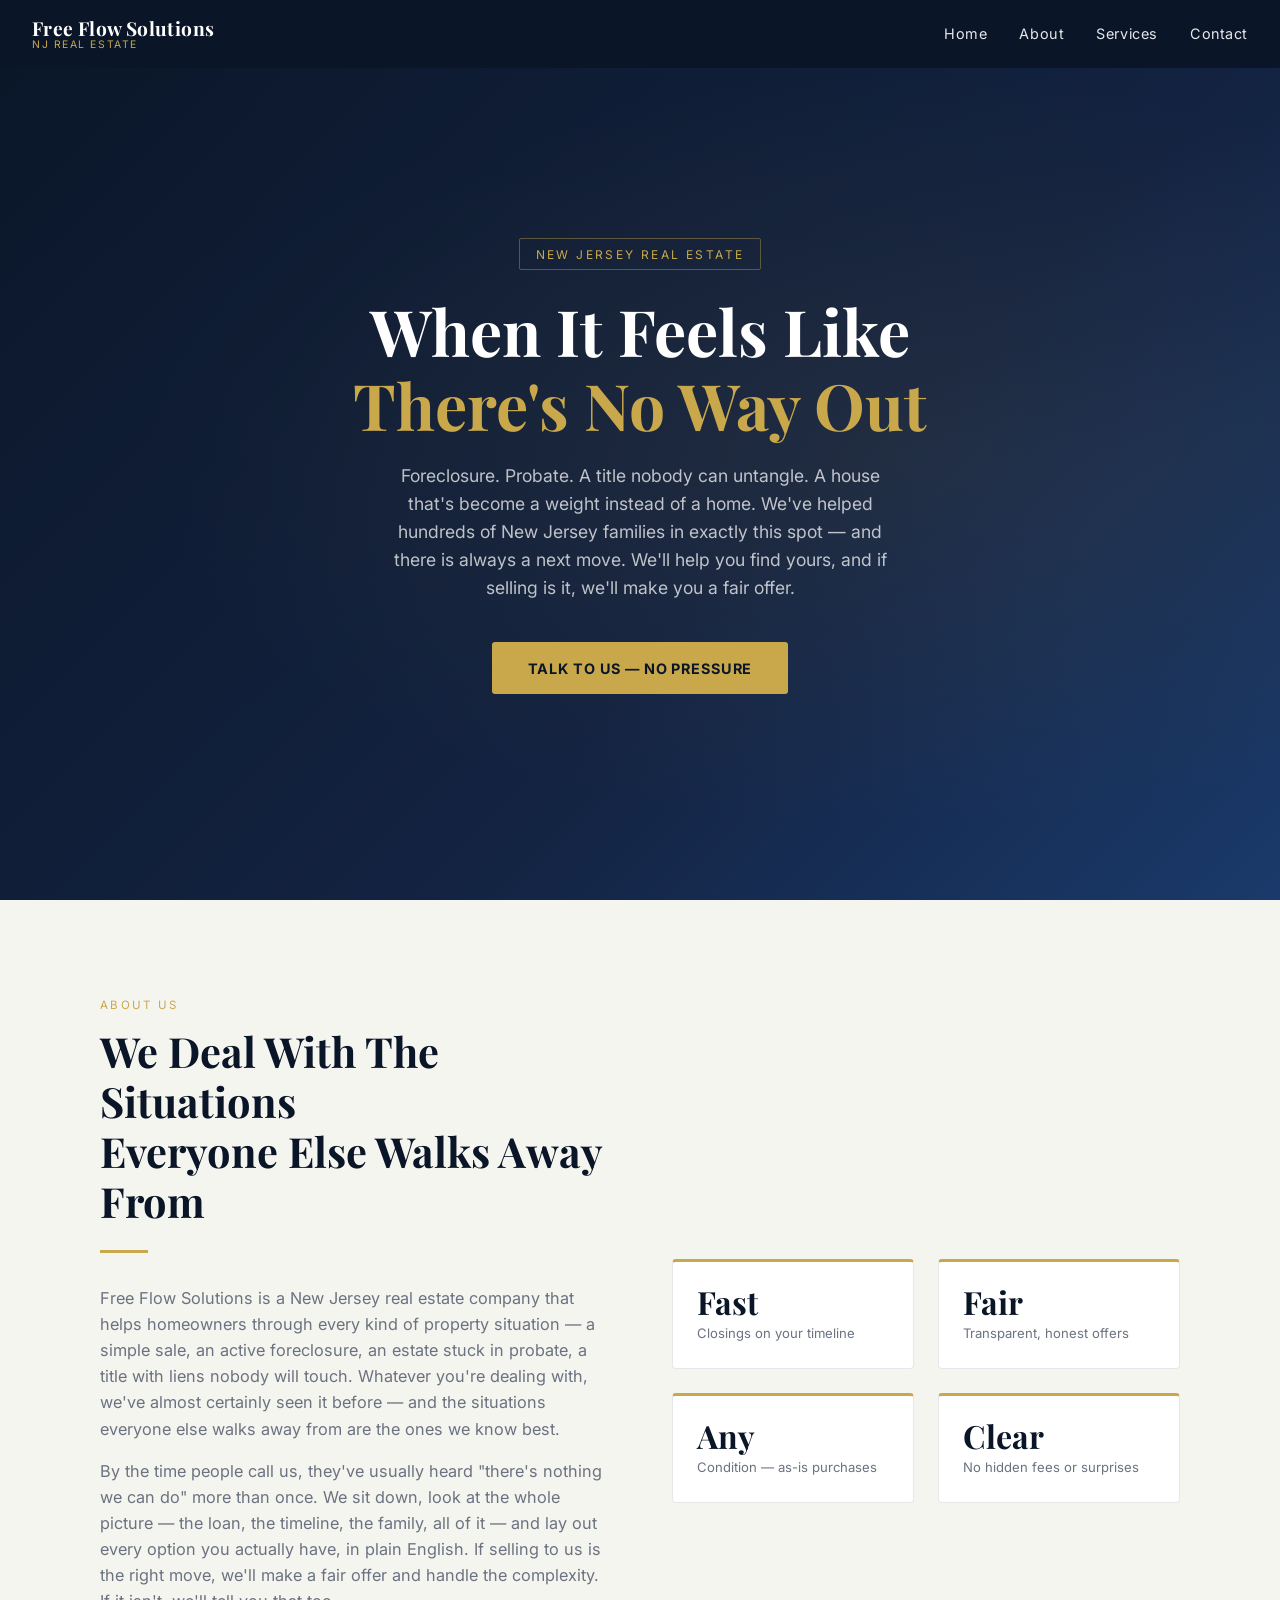
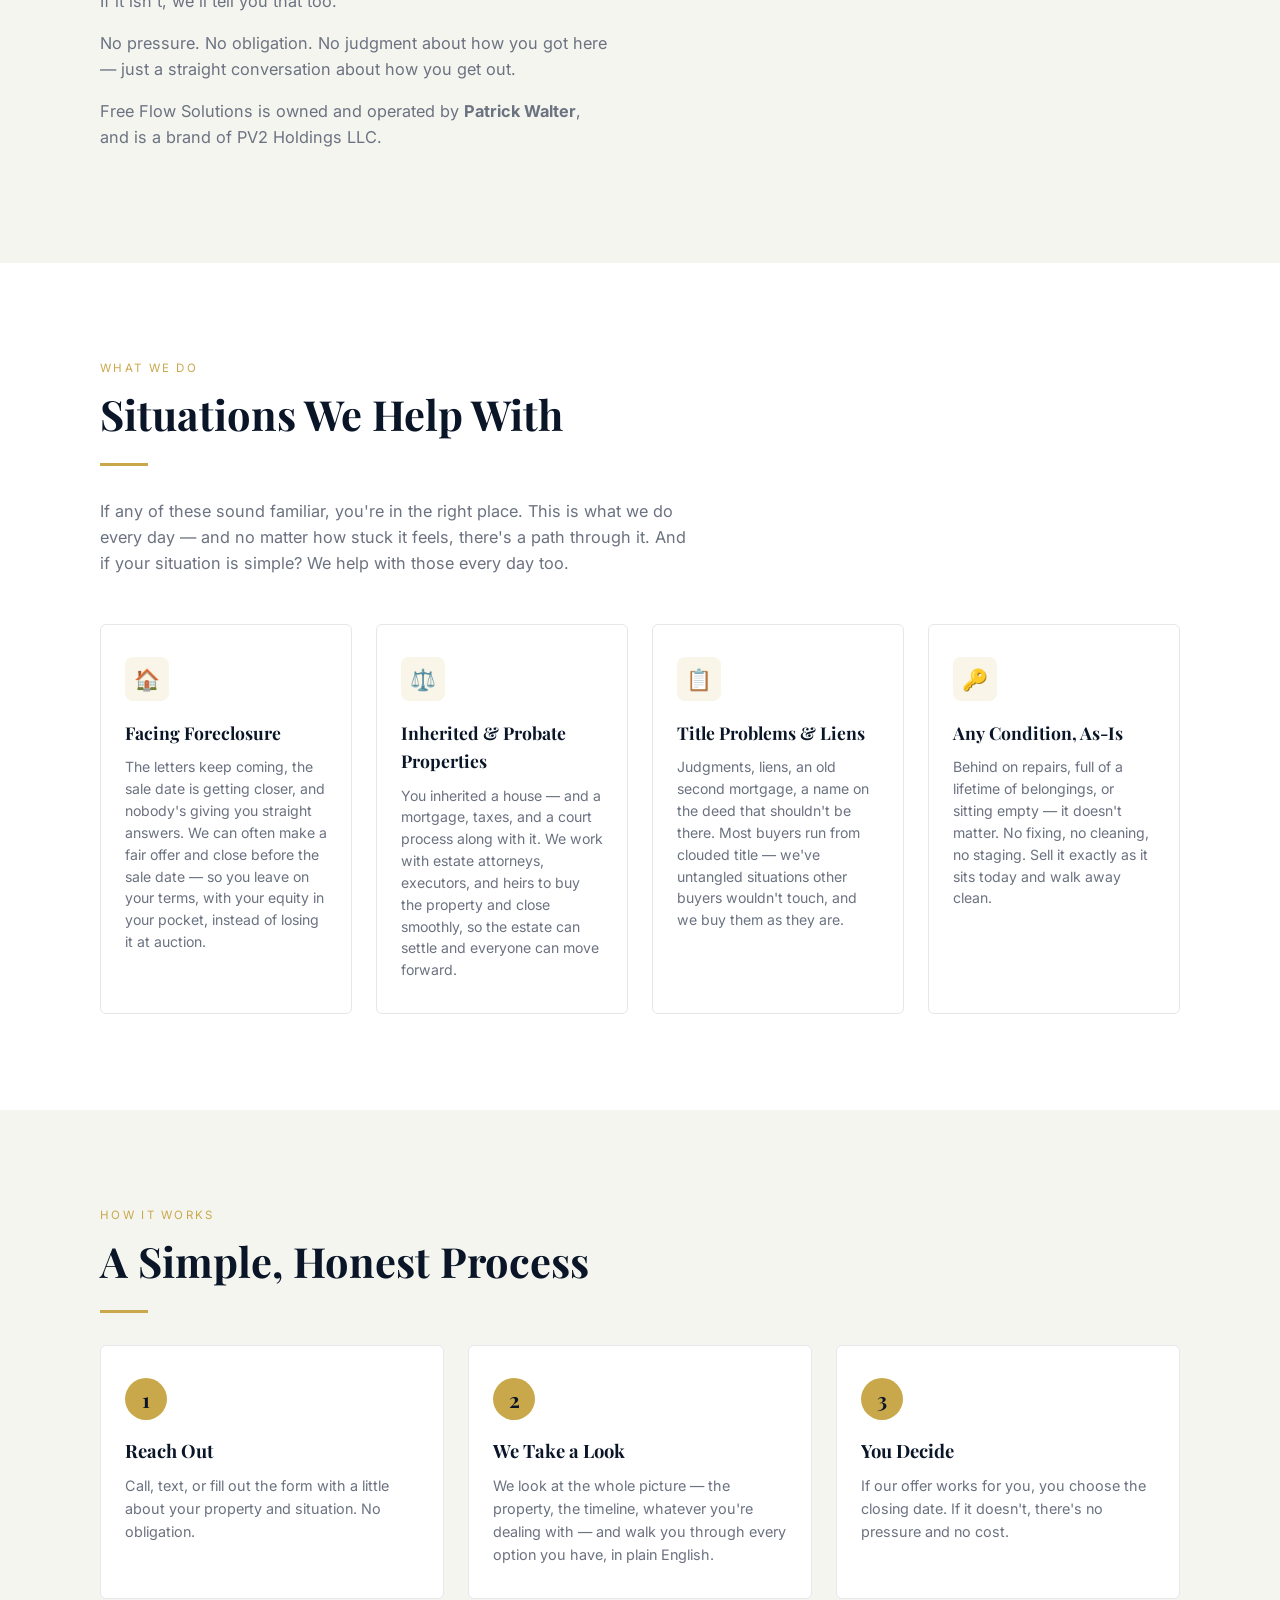
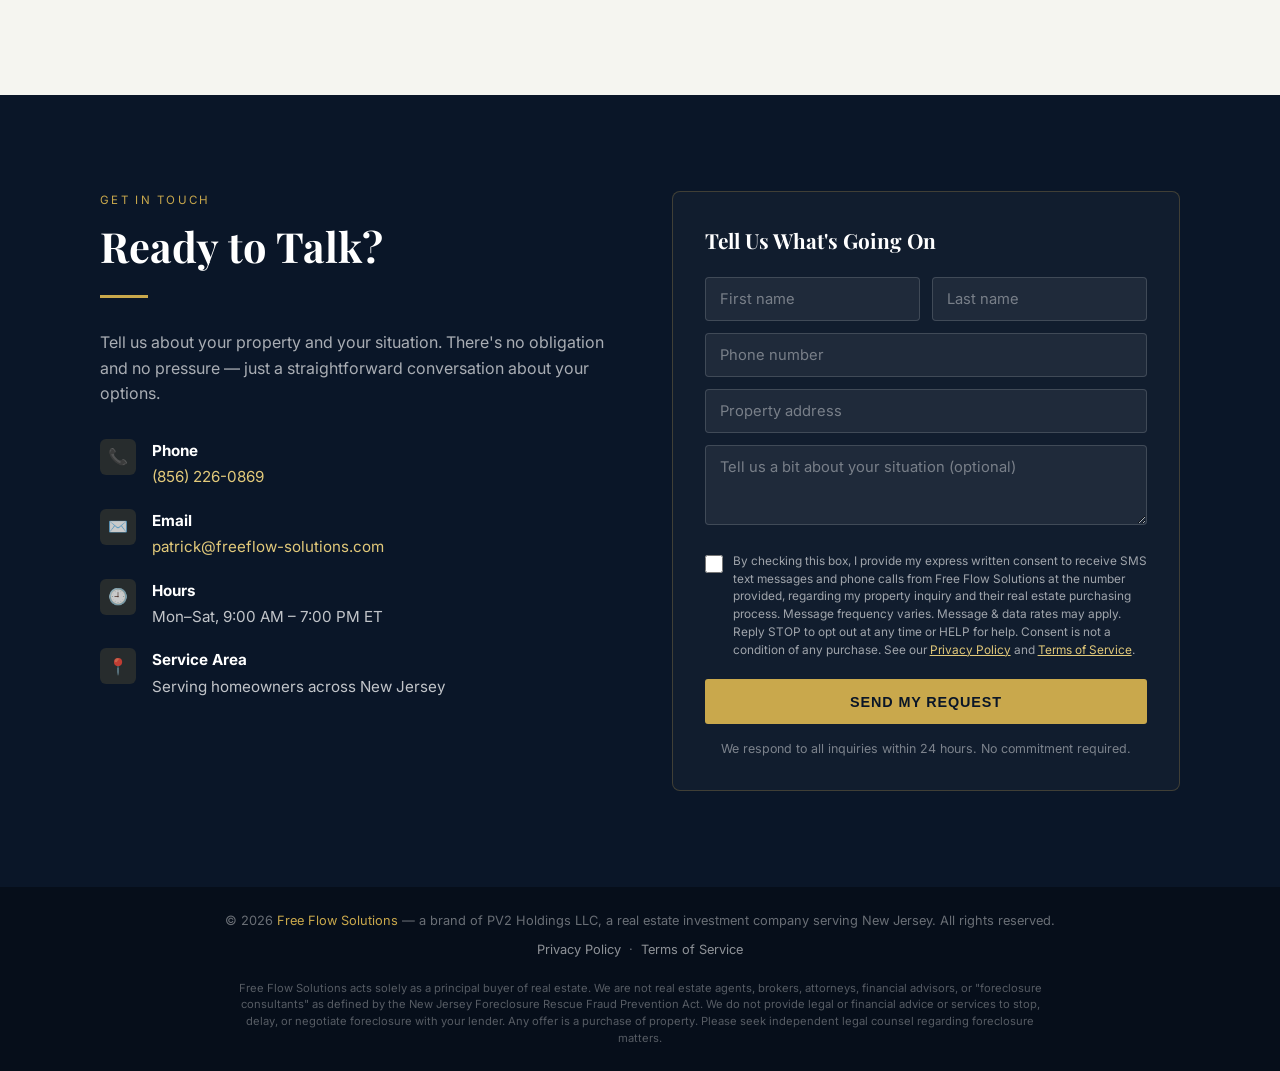
<file: index.html>
<!DOCTYPE html>
<html lang="en">
<head>
  <meta charset="UTF-8" />
  <meta name="viewport" content="width=device-width, initial-scale=1.0" />
  <meta name="description" content="Free Flow Solutions is a New Jersey real estate investment company. We buy houses in any condition — including foreclosure, probate, and title-challenged properties. Fair offers, no obligation." />
  <title>Free Flow Solutions | New Jersey Real Estate Investment Company</title>
  <link rel="preconnect" href="https://fonts.googleapis.com" />
  <link rel="preconnect" href="https://fonts.gstatic.com" crossorigin />
  <link href="https://fonts.googleapis.com/css2?family=Inter:wght@400;500;600;700&family=Playfair+Display:wght@600;700&display=swap" rel="stylesheet" />
  <link rel="stylesheet" href="styles.css" />
</head>
<body>

  <!-- NAV -->
  <nav>
    <div class="nav-brand">
      <span class="brand-main">Free Flow Solutions</span>
      <span class="brand-sub">NJ Real Estate</span>
    </div>
    <ul class="nav-links" id="navLinks">
      <li><a href="#home">Home</a></li>
      <li><a href="#about">About</a></li>
      <li><a href="#services">Services</a></li>
      <li><a href="#contact">Contact</a></li>
    </ul>
    <button class="hamburger" id="hamburger" aria-label="Toggle menu">
      <span></span><span></span><span></span>
    </button>
  </nav>

  <!-- HOME -->
  <section id="home">
    <div class="hero-content">
      <span class="hero-eyebrow">New Jersey Real Estate</span>
      <h1>When It Feels Like<br /><span>There's No Way Out</span></h1>
      <p>Foreclosure. Probate. A title nobody can untangle. A house that's become a weight instead of a home. We've helped hundreds of New Jersey families in exactly this spot — and there is always a next move. We'll help you find yours, and if selling is it, we'll make you a fair offer.</p>
      <a href="#contact" class="btn-primary">Talk To Us — No Pressure</a>
    </div>
  </section>

  <!-- ABOUT -->
  <section id="about">
    <div class="section-inner">
      <div class="about-grid">
        <div class="about-text">
          <span class="section-label">About Us</span>
          <h2 class="section-title">We Deal With The Situations<br />Everyone Else Walks Away From</h2>
          <div class="divider"></div>
          <p>Free Flow Solutions is a New Jersey real estate company that helps homeowners through every kind of property situation — a simple sale, an active foreclosure, an estate stuck in probate, a title with liens nobody will touch. Whatever you're dealing with, we've almost certainly seen it before — and the situations everyone else walks away from are the ones we know best.</p>
          <p>By the time people call us, they've usually heard "there's nothing we can do" more than once. We sit down, look at the whole picture — the loan, the timeline, the family, all of it — and lay out every option you actually have, in plain English. If selling to us is the right move, we'll make a fair offer and handle the complexity. If it isn't, we'll tell you that too.</p>
          <p>No pressure. No obligation. No judgment about how you got here — just a straight conversation about how you get out.</p>
          <p>Free Flow Solutions is owned and operated by <strong>Patrick Walter</strong>, and is a brand of PV2 Holdings LLC.</p>
        </div>
        <div class="about-stats">
          <div class="stat-card">
            <div class="stat-num">Fast</div>
            <div class="stat-label">Closings on your timeline</div>
          </div>
          <div class="stat-card">
            <div class="stat-num">Fair</div>
            <div class="stat-label">Transparent, honest offers</div>
          </div>
          <div class="stat-card">
            <div class="stat-num">Any</div>
            <div class="stat-label">Condition — as-is purchases</div>
          </div>
          <div class="stat-card">
            <div class="stat-num">Clear</div>
            <div class="stat-label">No hidden fees or surprises</div>
          </div>
        </div>
      </div>
    </div>
  </section>

  <!-- SERVICES -->
  <section id="services">
    <div class="section-inner">
      <span class="section-label">What We Do</span>
      <h2 class="section-title">Situations We Help With</h2>
      <div class="divider"></div>
      <p class="services-intro">If any of these sound familiar, you're in the right place. This is what we do every day — and no matter how stuck it feels, there's a path through it. And if your situation is simple? We help with those every day too.</p>
      <div class="services-grid">
        <div class="service-card">
          <div class="service-icon">🏠</div>
          <h3>Facing Foreclosure</h3>
          <p>The letters keep coming, the sale date is getting closer, and nobody's giving you straight answers. We can often make a fair offer and close before the sale date — so you leave on your terms, with your equity in your pocket, instead of losing it at auction.</p>
        </div>
        <div class="service-card">
          <div class="service-icon">⚖️</div>
          <h3>Inherited &amp; Probate Properties</h3>
          <p>You inherited a house — and a mortgage, taxes, and a court process along with it. We work with estate attorneys, executors, and heirs to buy the property and close smoothly, so the estate can settle and everyone can move forward.</p>
        </div>
        <div class="service-card">
          <div class="service-icon">📋</div>
          <h3>Title Problems &amp; Liens</h3>
          <p>Judgments, liens, an old second mortgage, a name on the deed that shouldn't be there. Most buyers run from clouded title — we've untangled situations other buyers wouldn't touch, and we buy them as they are.</p>
        </div>
        <div class="service-card">
          <div class="service-icon">🔑</div>
          <h3>Any Condition, As-Is</h3>
          <p>Behind on repairs, full of a lifetime of belongings, or sitting empty — it doesn't matter. No fixing, no cleaning, no staging. Sell it exactly as it sits today and walk away clean.</p>
        </div>
      </div>
    </div>
  </section>

  <!-- HOW IT WORKS -->
  <section id="how">
    <div class="section-inner">
      <span class="section-label">How It Works</span>
      <h2 class="section-title">A Simple, Honest Process</h2>
      <div class="divider"></div>
      <div class="steps-grid">
        <div class="step-card">
          <div class="step-num">1</div>
          <h3>Reach Out</h3>
          <p>Call, text, or fill out the form with a little about your property and situation. No obligation.</p>
        </div>
        <div class="step-card">
          <div class="step-num">2</div>
          <h3>We Take a Look</h3>
          <p>We look at the whole picture — the property, the timeline, whatever you're dealing with — and walk you through every option you have, in plain English.</p>
        </div>
        <div class="step-card">
          <div class="step-num">3</div>
          <h3>You Decide</h3>
          <p>If our offer works for you, you choose the closing date. If it doesn't, there's no pressure and no cost.</p>
        </div>
      </div>
    </div>
  </section>

  <!-- CONTACT -->
  <section id="contact">
    <div class="section-inner">
      <div class="contact-grid">
        <div>
          <span class="section-label">Get In Touch</span>
          <h2 class="section-title">Ready to Talk?</h2>
          <div class="divider"></div>
          <p class="contact-intro">Tell us about your property and your situation. There's no obligation and no pressure — just a straightforward conversation about your options.</p>
          <div class="contact-info">
            <div class="contact-item">
              <div class="contact-item-icon">📞</div>
              <div>
                <strong style="color:#fff;display:block;margin-bottom:2px;">Phone</strong>
                <a href="tel:+18562260869">(856) 226-0869</a>
              </div>
            </div>
            <div class="contact-item">
              <div class="contact-item-icon">✉️</div>
              <div>
                <strong style="color:#fff;display:block;margin-bottom:2px;">Email</strong>
                <a href="mailto:patrick@freeflow-solutions.com">patrick@freeflow-solutions.com</a>
              </div>
            </div>
            <div class="contact-item">
              <div class="contact-item-icon">🕘</div>
              <div>
                <strong style="color:#fff;display:block;margin-bottom:2px;">Hours</strong>
                Mon–Sat, 9:00 AM – 7:00 PM ET
              </div>
            </div>
            <div class="contact-item">
              <div class="contact-item-icon">📍</div>
              <div>
                <strong style="color:#fff;display:block;margin-bottom:2px;">Service Area</strong>
                Serving homeowners across New Jersey
              </div>
            </div>
          </div>
        </div>

        <!-- OPT-IN FORM -->
        <div>
          <form class="contact-form" action="https://formsubmit.co/info@freeflow-solutions.com" method="POST">
            <input type="hidden" name="_subject" value="New lead from freeflow-solutions.com" />
            <input type="hidden" name="_template" value="table" />
            <h3 class="form-title">Tell Us What's Going On</h3>
            <div class="form-row">
              <input type="text" name="first_name" placeholder="First name" required />
              <input type="text" name="last_name" placeholder="Last name" required />
            </div>
            <input type="tel" name="phone" placeholder="Phone number" required />
            <input type="text" name="property_address" placeholder="Property address" />
            <textarea name="message" placeholder="Tell us a bit about your situation (optional)" rows="3"></textarea>

            <label class="consent">
              <input type="checkbox" name="sms_consent" value="Express written consent to receive SMS and calls from Free Flow Solutions" />
              <span>By checking this box, I provide my express written consent to receive SMS text messages and phone calls from Free Flow Solutions at the number provided, regarding my property inquiry and their real estate purchasing process. Message frequency varies. Message &amp; data rates may apply. Reply STOP to opt out at any time or HELP for help. Consent is not a condition of any purchase. See our <a href="privacy.html">Privacy Policy</a> and <a href="terms.html">Terms of Service</a>.</span>
            </label>

            <button type="submit" class="btn-primary">Send My Request</button>
            <p class="form-note">We respond to all inquiries within 24 hours. No commitment required.</p>
          </form>
        </div>
      </div>
    </div>
  </section>

  <!-- FOOTER -->
  <footer>
    <p>&copy; 2026 <span>Free Flow Solutions</span> — a brand of PV2 Holdings LLC, a real estate investment company serving New Jersey. All rights reserved.</p>
    <p class="footer-links"><a href="privacy.html">Privacy Policy</a> &nbsp;·&nbsp; <a href="terms.html">Terms of Service</a></p>
    <p class="footer-disclaimer">Free Flow Solutions acts solely as a principal buyer of real estate. We are not real estate agents, brokers, attorneys, financial advisors, or "foreclosure consultants" as defined by the New Jersey Foreclosure Rescue Fraud Prevention Act. We do not provide legal or financial advice or services to stop, delay, or negotiate foreclosure with your lender. Any offer is a purchase of property. Please seek independent legal counsel regarding foreclosure matters.</p>
  </footer>

  <script>
    const hamburger = document.getElementById('hamburger');
    const navLinks = document.getElementById('navLinks');
    hamburger.addEventListener('click', () => navLinks.classList.toggle('open'));
    navLinks.querySelectorAll('a').forEach(a => a.addEventListener('click', () => navLinks.classList.remove('open')));
  </script>

</body>
</html>
</file>
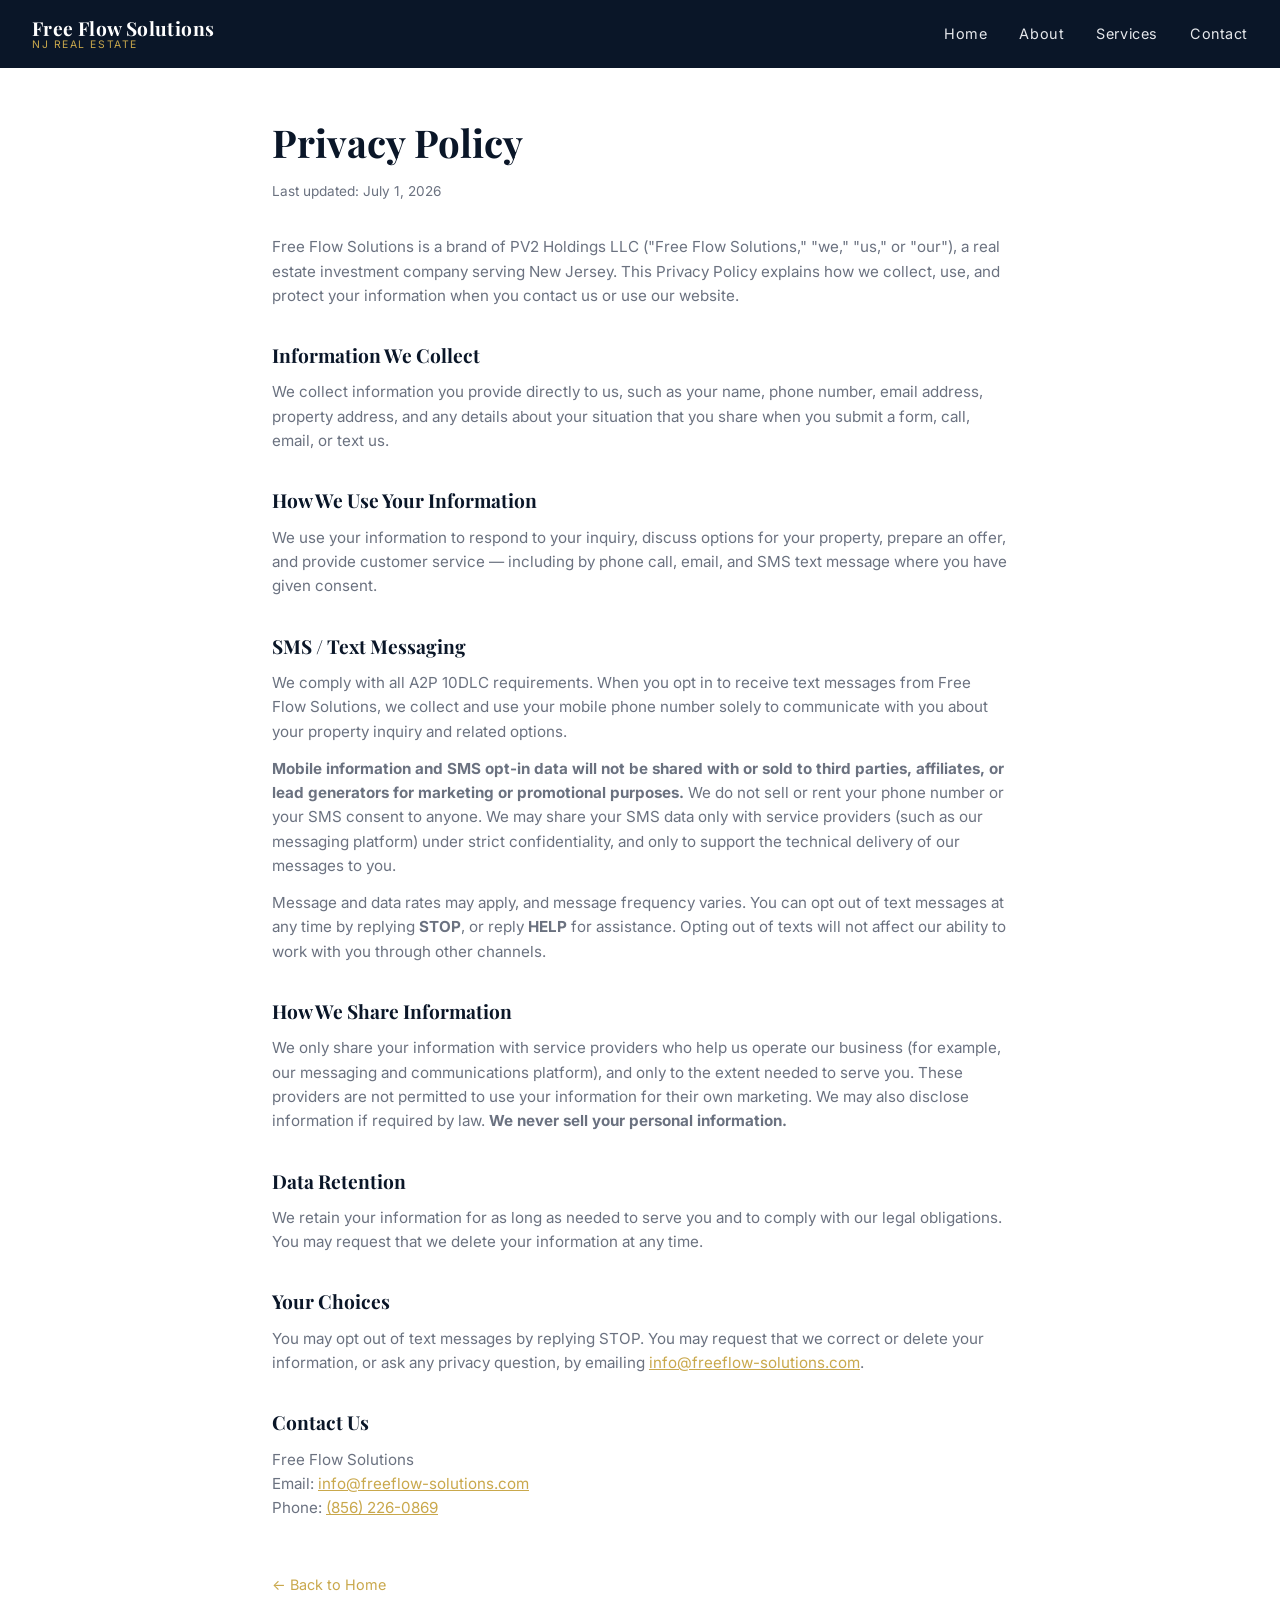
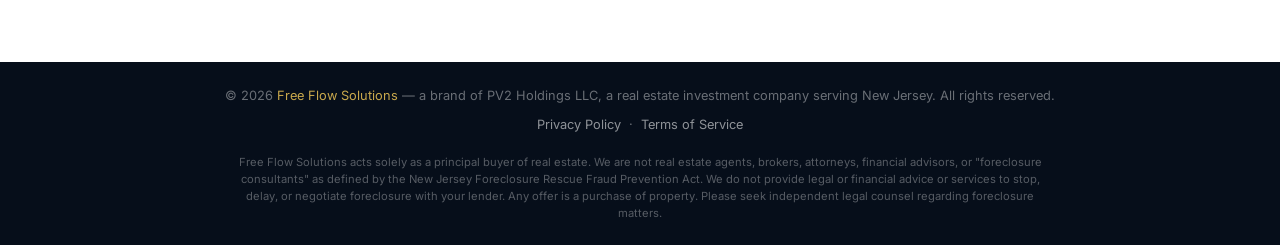
<file: privacy.html>
<!DOCTYPE html>
<html lang="en">
<head>
  <meta charset="UTF-8" />
  <meta name="viewport" content="width=device-width, initial-scale=1.0" />
  <meta name="description" content="Privacy Policy for Free Flow Solutions, a New Jersey real estate investment company." />
  <title>Privacy Policy | Free Flow Solutions</title>
  <link rel="preconnect" href="https://fonts.googleapis.com" />
  <link rel="preconnect" href="https://fonts.gstatic.com" crossorigin />
  <link href="https://fonts.googleapis.com/css2?family=Inter:wght@400;500;600;700&family=Playfair+Display:wght@600;700&display=swap" rel="stylesheet" />
  <link rel="stylesheet" href="styles.css" />
</head>
<body>

  <nav>
    <div class="nav-brand">
      <span class="brand-main">Free Flow Solutions</span>
      <span class="brand-sub">NJ Real Estate</span>
    </div>
    <ul class="nav-links" id="navLinks">
      <li><a href="index.html#home">Home</a></li>
      <li><a href="index.html#about">About</a></li>
      <li><a href="index.html#services">Services</a></li>
      <li><a href="index.html#contact">Contact</a></li>
    </ul>
    <button class="hamburger" id="hamburger" aria-label="Toggle menu">
      <span></span><span></span><span></span>
    </button>
  </nav>

  <div class="legal-page">
    <h1>Privacy Policy</h1>
    <p class="updated">Last updated: July 1, 2026</p>

    <p>Free Flow Solutions is a brand of PV2 Holdings LLC ("Free Flow Solutions," "we," "us," or "our"), a real estate investment company serving New Jersey. This Privacy Policy explains how we collect, use, and protect your information when you contact us or use our website.</p>

    <h2>Information We Collect</h2>
    <p>We collect information you provide directly to us, such as your name, phone number, email address, property address, and any details about your situation that you share when you submit a form, call, email, or text us.</p>

    <h2>How We Use Your Information</h2>
    <p>We use your information to respond to your inquiry, discuss options for your property, prepare an offer, and provide customer service — including by phone call, email, and SMS text message where you have given consent.</p>

    <h2>SMS / Text Messaging</h2>
    <p>We comply with all A2P 10DLC requirements. When you opt in to receive text messages from Free Flow Solutions, we collect and use your mobile phone number solely to communicate with you about your property inquiry and related options.</p>
    <p><strong>Mobile information and SMS opt-in data will not be shared with or sold to third parties, affiliates, or lead generators for marketing or promotional purposes.</strong> We do not sell or rent your phone number or your SMS consent to anyone. We may share your SMS data only with service providers (such as our messaging platform) under strict confidentiality, and only to support the technical delivery of our messages to you.</p>
    <p>Message and data rates may apply, and message frequency varies. You can opt out of text messages at any time by replying <strong>STOP</strong>, or reply <strong>HELP</strong> for assistance. Opting out of texts will not affect our ability to work with you through other channels.</p>

    <h2>How We Share Information</h2>
    <p>We only share your information with service providers who help us operate our business (for example, our messaging and communications platform), and only to the extent needed to serve you. These providers are not permitted to use your information for their own marketing. We may also disclose information if required by law. <strong>We never sell your personal information.</strong></p>

    <h2>Data Retention</h2>
    <p>We retain your information for as long as needed to serve you and to comply with our legal obligations. You may request that we delete your information at any time.</p>

    <h2>Your Choices</h2>
    <p>You may opt out of text messages by replying STOP. You may request that we correct or delete your information, or ask any privacy question, by emailing <a href="mailto:info@freeflow-solutions.com">info@freeflow-solutions.com</a>.</p>

    <h2>Contact Us</h2>
    <p>Free Flow Solutions<br />
    Email: <a href="mailto:info@freeflow-solutions.com">info@freeflow-solutions.com</a><br />
    Phone: <a href="tel:+18562260869">(856) 226-0869</a></p>

    <a class="legal-back" href="index.html">&larr; Back to Home</a>
  </div>

  <footer>
    <p>&copy; 2026 <span>Free Flow Solutions</span> — a brand of PV2 Holdings LLC, a real estate investment company serving New Jersey. All rights reserved.</p>
    <p class="footer-links"><a href="privacy.html">Privacy Policy</a> &nbsp;·&nbsp; <a href="terms.html">Terms of Service</a></p>
    <p class="footer-disclaimer">Free Flow Solutions acts solely as a principal buyer of real estate. We are not real estate agents, brokers, attorneys, financial advisors, or "foreclosure consultants" as defined by the New Jersey Foreclosure Rescue Fraud Prevention Act. We do not provide legal or financial advice or services to stop, delay, or negotiate foreclosure with your lender. Any offer is a purchase of property. Please seek independent legal counsel regarding foreclosure matters.</p>
  </footer>

  <script>
    const hamburger = document.getElementById('hamburger');
    const navLinks = document.getElementById('navLinks');
    hamburger.addEventListener('click', () => navLinks.classList.toggle('open'));
    navLinks.querySelectorAll('a').forEach(a => a.addEventListener('click', () => navLinks.classList.remove('open')));
  </script>

</body>
</html>
</file>
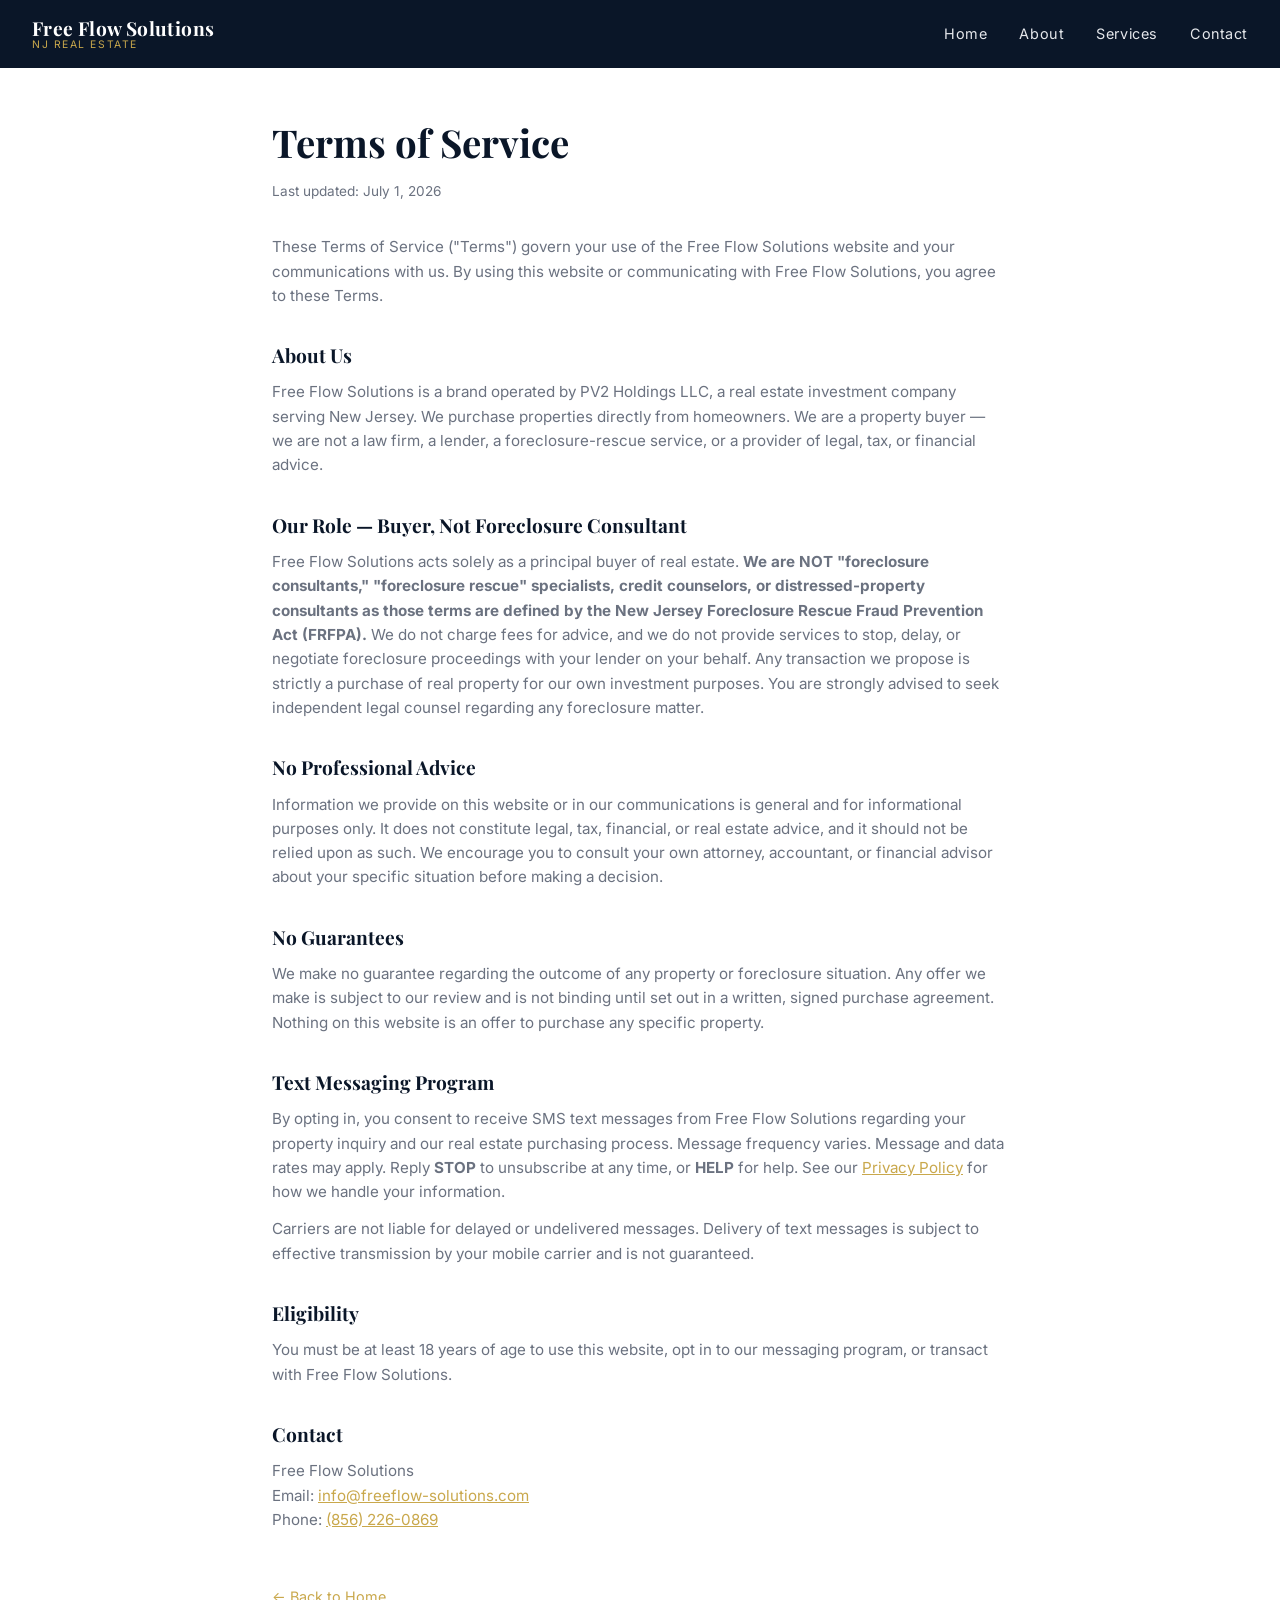
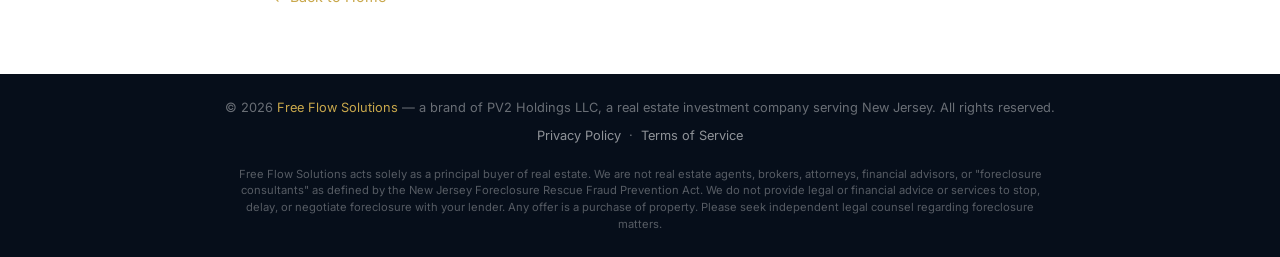
<file: terms.html>
<!DOCTYPE html>
<html lang="en">
<head>
  <meta charset="UTF-8" />
  <meta name="viewport" content="width=device-width, initial-scale=1.0" />
  <meta name="description" content="Terms of Service for Free Flow Solutions, a New Jersey real estate investment company." />
  <title>Terms of Service | Free Flow Solutions</title>
  <link rel="preconnect" href="https://fonts.googleapis.com" />
  <link rel="preconnect" href="https://fonts.gstatic.com" crossorigin />
  <link href="https://fonts.googleapis.com/css2?family=Inter:wght@400;500;600;700&family=Playfair+Display:wght@600;700&display=swap" rel="stylesheet" />
  <link rel="stylesheet" href="styles.css" />
</head>
<body>

  <nav>
    <div class="nav-brand">
      <span class="brand-main">Free Flow Solutions</span>
      <span class="brand-sub">NJ Real Estate</span>
    </div>
    <ul class="nav-links" id="navLinks">
      <li><a href="index.html#home">Home</a></li>
      <li><a href="index.html#about">About</a></li>
      <li><a href="index.html#services">Services</a></li>
      <li><a href="index.html#contact">Contact</a></li>
    </ul>
    <button class="hamburger" id="hamburger" aria-label="Toggle menu">
      <span></span><span></span><span></span>
    </button>
  </nav>

  <div class="legal-page">
    <h1>Terms of Service</h1>
    <p class="updated">Last updated: July 1, 2026</p>

    <p>These Terms of Service ("Terms") govern your use of the Free Flow Solutions website and your communications with us. By using this website or communicating with Free Flow Solutions, you agree to these Terms.</p>

    <h2>About Us</h2>
    <p>Free Flow Solutions is a brand operated by PV2 Holdings LLC, a real estate investment company serving New Jersey. We purchase properties directly from homeowners. We are a property buyer — we are not a law firm, a lender, a foreclosure-rescue service, or a provider of legal, tax, or financial advice.</p>

    <h2>Our Role — Buyer, Not Foreclosure Consultant</h2>
    <p>Free Flow Solutions acts solely as a principal buyer of real estate. <strong>We are NOT "foreclosure consultants," "foreclosure rescue" specialists, credit counselors, or distressed-property consultants as those terms are defined by the New Jersey Foreclosure Rescue Fraud Prevention Act (FRFPA).</strong> We do not charge fees for advice, and we do not provide services to stop, delay, or negotiate foreclosure proceedings with your lender on your behalf. Any transaction we propose is strictly a purchase of real property for our own investment purposes. You are strongly advised to seek independent legal counsel regarding any foreclosure matter.</p>

    <h2>No Professional Advice</h2>
    <p>Information we provide on this website or in our communications is general and for informational purposes only. It does not constitute legal, tax, financial, or real estate advice, and it should not be relied upon as such. We encourage you to consult your own attorney, accountant, or financial advisor about your specific situation before making a decision.</p>

    <h2>No Guarantees</h2>
    <p>We make no guarantee regarding the outcome of any property or foreclosure situation. Any offer we make is subject to our review and is not binding until set out in a written, signed purchase agreement. Nothing on this website is an offer to purchase any specific property.</p>

    <h2>Text Messaging Program</h2>
    <p>By opting in, you consent to receive SMS text messages from Free Flow Solutions regarding your property inquiry and our real estate purchasing process. Message frequency varies. Message and data rates may apply. Reply <strong>STOP</strong> to unsubscribe at any time, or <strong>HELP</strong> for help. See our <a href="privacy.html">Privacy Policy</a> for how we handle your information.</p>
    <p>Carriers are not liable for delayed or undelivered messages. Delivery of text messages is subject to effective transmission by your mobile carrier and is not guaranteed.</p>

    <h2>Eligibility</h2>
    <p>You must be at least 18 years of age to use this website, opt in to our messaging program, or transact with Free Flow Solutions.</p>

    <h2>Contact</h2>
    <p>Free Flow Solutions<br />
    Email: <a href="mailto:info@freeflow-solutions.com">info@freeflow-solutions.com</a><br />
    Phone: <a href="tel:+18562260869">(856) 226-0869</a></p>

    <a class="legal-back" href="index.html">&larr; Back to Home</a>
  </div>

  <footer>
    <p>&copy; 2026 <span>Free Flow Solutions</span> — a brand of PV2 Holdings LLC, a real estate investment company serving New Jersey. All rights reserved.</p>
    <p class="footer-links"><a href="privacy.html">Privacy Policy</a> &nbsp;·&nbsp; <a href="terms.html">Terms of Service</a></p>
    <p class="footer-disclaimer">Free Flow Solutions acts solely as a principal buyer of real estate. We are not real estate agents, brokers, attorneys, financial advisors, or "foreclosure consultants" as defined by the New Jersey Foreclosure Rescue Fraud Prevention Act. We do not provide legal or financial advice or services to stop, delay, or negotiate foreclosure with your lender. Any offer is a purchase of property. Please seek independent legal counsel regarding foreclosure matters.</p>
  </footer>

  <script>
    const hamburger = document.getElementById('hamburger');
    const navLinks = document.getElementById('navLinks');
    hamburger.addEventListener('click', () => navLinks.classList.toggle('open'));
    navLinks.querySelectorAll('a').forEach(a => a.addEventListener('click', () => navLinks.classList.remove('open')));
  </script>

</body>
</html>
</file>
<file: styles.css>
*, *::before, *::after { box-sizing: border-box; margin: 0; padding: 0; }

:root {
  --navy: #0a1628;
  --navy-mid: #132240;
  --gold: #c9a84c;
  --gold-light: #e2c97a;
  --white: #ffffff;
  --off-white: #f5f5f0;
  --gray: #6b7280;
  --light-gray: #e5e7eb;
}

html { scroll-behavior: smooth; }

body {
  font-family: 'Inter', sans-serif;
  color: var(--navy);
  background: var(--white);
  line-height: 1.6;
}

/* ── NAV ── */
nav {
  position: fixed;
  top: 0; left: 0; right: 0;
  background: var(--navy);
  z-index: 100;
  padding: 0 2rem;
  display: flex;
  align-items: center;
  justify-content: space-between;
  height: 68px;
}

.nav-brand {
  display: flex;
  flex-direction: column;
  line-height: 1.1;
}

.nav-brand .brand-main {
  color: var(--white);
  font-family: 'Playfair Display', serif;
  font-size: 1.2rem;
  font-weight: 700;
  letter-spacing: 0.02em;
}

.nav-brand .brand-sub {
  color: var(--gold);
  font-size: 0.65rem;
  letter-spacing: 0.15em;
  text-transform: uppercase;
}

.nav-links {
  display: flex;
  gap: 2rem;
  list-style: none;
}

.nav-links a {
  color: var(--light-gray);
  text-decoration: none;
  font-size: 0.9rem;
  letter-spacing: 0.04em;
  transition: color 0.2s;
}

.nav-links a:hover { color: var(--gold); }

.hamburger {
  display: none;
  flex-direction: column;
  gap: 5px;
  cursor: pointer;
  background: none;
  border: none;
  padding: 4px;
}

.hamburger span {
  display: block;
  width: 24px;
  height: 2px;
  background: var(--white);
  transition: all 0.3s;
}

/* ── HERO ── */
#home {
  min-height: 100vh;
  background: linear-gradient(135deg, var(--navy) 0%, var(--navy-mid) 60%, #1a3a6b 100%);
  display: flex;
  align-items: center;
  justify-content: center;
  text-align: center;
  padding: 6rem 2rem 4rem;
  position: relative;
  overflow: hidden;
}

#home::before {
  content: '';
  position: absolute;
  inset: 0;
  background: radial-gradient(ellipse at 70% 50%, rgba(201,168,76,0.08) 0%, transparent 60%);
}

.hero-content { position: relative; max-width: 720px; }

.hero-eyebrow {
  display: inline-block;
  color: var(--gold);
  font-size: 0.75rem;
  letter-spacing: 0.2em;
  text-transform: uppercase;
  border: 1px solid rgba(201,168,76,0.4);
  padding: 0.35rem 1rem;
  border-radius: 2px;
  margin-bottom: 1.5rem;
}

.hero-content h1 {
  font-family: 'Playfair Display', serif;
  font-size: clamp(2.4rem, 6vw, 4rem);
  color: var(--white);
  line-height: 1.15;
  margin-bottom: 1.25rem;
  font-weight: 700;
}

.hero-content h1 span { color: var(--gold); }

.hero-content p {
  color: rgba(255,255,255,0.72);
  font-size: 1.1rem;
  max-width: 520px;
  margin: 0 auto 2.5rem;
}

.btn-primary {
  display: inline-block;
  background: var(--gold);
  color: var(--navy);
  font-weight: 700;
  font-size: 0.9rem;
  letter-spacing: 0.06em;
  text-transform: uppercase;
  text-decoration: none;
  padding: 0.9rem 2.2rem;
  border-radius: 3px;
  transition: background 0.2s, transform 0.15s;
}

.btn-primary:hover {
  background: var(--gold-light);
  transform: translateY(-1px);
}

/* ── SECTIONS SHARED ── */
section { padding: 6rem 2rem; }

.section-inner { max-width: 1080px; margin: 0 auto; }

.section-label {
  color: var(--gold);
  font-size: 0.72rem;
  letter-spacing: 0.2em;
  text-transform: uppercase;
  margin-bottom: 0.75rem;
  display: block;
}

.section-title {
  font-family: 'Playfair Display', serif;
  font-size: clamp(1.8rem, 4vw, 2.6rem);
  color: var(--navy);
  line-height: 1.2;
  margin-bottom: 1.5rem;
}

.divider {
  width: 48px;
  height: 3px;
  background: var(--gold);
  margin-bottom: 2rem;
}

/* ── ABOUT ── */
#about { background: var(--off-white); }

.about-grid {
  display: grid;
  grid-template-columns: 1fr 1fr;
  gap: 4rem;
  align-items: center;
}

.about-text p {
  color: var(--gray);
  font-size: 1.02rem;
  margin-bottom: 1rem;
}

.about-stats {
  display: grid;
  grid-template-columns: 1fr 1fr;
  gap: 1.5rem;
}

.stat-card {
  background: var(--white);
  border: 1px solid var(--light-gray);
  border-top: 3px solid var(--gold);
  padding: 1.5rem;
  border-radius: 4px;
}

.stat-card .stat-num {
  font-family: 'Playfair Display', serif;
  font-size: 2rem;
  color: var(--navy);
  font-weight: 700;
  line-height: 1;
}

.stat-card .stat-label {
  color: var(--gray);
  font-size: 0.82rem;
  margin-top: 0.3rem;
}

/* ── SERVICES ── */
#services { background: var(--white); }

.services-intro {
  color: var(--gray);
  font-size: 1.02rem;
  max-width: 600px;
  margin-bottom: 3rem;
}

.services-grid {
  display: grid;
  grid-template-columns: repeat(auto-fit, minmax(230px, 1fr));
  gap: 1.5rem;
}

.service-card {
  border: 1px solid var(--light-gray);
  border-radius: 6px;
  padding: 2rem 1.5rem;
  transition: box-shadow 0.2s, border-color 0.2s;
}

.service-card:hover {
  box-shadow: 0 6px 24px rgba(10,22,40,0.08);
  border-color: var(--gold);
}

.service-icon {
  width: 44px;
  height: 44px;
  background: rgba(201,168,76,0.12);
  border-radius: 8px;
  display: flex;
  align-items: center;
  justify-content: center;
  margin-bottom: 1.1rem;
  font-size: 1.3rem;
}

.service-card h3 {
  font-family: 'Playfair Display', serif;
  font-size: 1.1rem;
  color: var(--navy);
  margin-bottom: 0.6rem;
}

.service-card p {
  color: var(--gray);
  font-size: 0.88rem;
  line-height: 1.55;
}

/* ── CONTACT ── */
#contact { background: var(--navy); }

#contact .section-title { color: var(--white); }
#contact .section-label { color: var(--gold); }

.contact-grid {
  display: grid;
  grid-template-columns: 1fr 1fr;
  gap: 4rem;
  align-items: start;
}

.contact-intro {
  color: rgba(255,255,255,0.65);
  font-size: 1rem;
  margin-bottom: 2rem;
}

.contact-info { display: flex; flex-direction: column; gap: 1.2rem; }

.contact-item {
  display: flex;
  align-items: flex-start;
  gap: 1rem;
  color: rgba(255,255,255,0.75);
  font-size: 0.95rem;
}

.contact-item-icon {
  width: 36px;
  height: 36px;
  background: rgba(201,168,76,0.15);
  border-radius: 6px;
  display: flex;
  align-items: center;
  justify-content: center;
  flex-shrink: 0;
  font-size: 1rem;
}

.contact-item a {
  color: var(--gold-light);
  text-decoration: none;
}

.contact-cta {
  margin-top: 2rem;
}

.contact-cta .btn-primary {
  font-size: 0.85rem;
}

.contact-note {
  color: rgba(255,255,255,0.45);
  font-size: 0.8rem;
  margin-top: 2.5rem;
}

/* ── FOOTER ── */
footer {
  background: #060e1a;
  color: rgba(255,255,255,0.4);
  text-align: center;
  padding: 1.5rem 2rem;
  font-size: 0.8rem;
}

footer span { color: var(--gold); }

/* ── RESPONSIVE ── */
@media (max-width: 768px) {
  .nav-links {
    display: none;
    position: absolute;
    top: 68px;
    left: 0; right: 0;
    background: var(--navy-mid);
    flex-direction: column;
    gap: 0;
    padding: 0.5rem 0;
  }

  .nav-links.open { display: flex; }

  .nav-links li a {
    display: block;
    padding: 0.9rem 2rem;
    font-size: 1rem;
  }

  .hamburger { display: flex; }

  .about-grid,
  .contact-grid { grid-template-columns: 1fr; gap: 2.5rem; }

  .about-stats { grid-template-columns: 1fr 1fr; }
}

@media (max-width: 480px) {
  section { padding: 4rem 1.25rem; }
  .about-stats { grid-template-columns: 1fr; }
}

/* ── OPT-IN FORM ── */
.contact-form {
  background: rgba(255,255,255,0.03);
  border: 1px solid rgba(201,168,76,0.25);
  border-radius: 8px;
  padding: 2rem;
}

.form-title {
  font-family: 'Playfair Display', serif;
  font-size: 1.3rem;
  color: var(--white);
  margin-bottom: 1.25rem;
}

.form-row {
  display: grid;
  grid-template-columns: 1fr 1fr;
  gap: 0.75rem;
}

.contact-form input,
.contact-form textarea {
  width: 100%;
  background: rgba(255,255,255,0.06);
  border: 1px solid rgba(255,255,255,0.15);
  border-radius: 4px;
  padding: 0.75rem 0.9rem;
  color: var(--white);
  font-family: 'Inter', sans-serif;
  font-size: 0.92rem;
  margin-bottom: 0.75rem;
}

.contact-form input::placeholder,
.contact-form textarea::placeholder { color: rgba(255,255,255,0.4); }

.contact-form input:focus,
.contact-form textarea:focus {
  outline: none;
  border-color: var(--gold);
}

.consent {
  display: flex;
  align-items: flex-start;
  gap: 0.6rem;
  margin: 0.5rem 0 1.25rem;
}

.consent input[type="checkbox"] {
  width: 18px;
  height: 18px;
  margin-top: 2px;
  flex-shrink: 0;
  accent-color: var(--gold);
}

.consent span {
  color: rgba(255,255,255,0.6);
  font-size: 0.74rem;
  line-height: 1.5;
}

.consent a { color: var(--gold-light); }

.contact-form .btn-primary {
  width: 100%;
  border: none;
  cursor: pointer;
  text-align: center;
}

.form-note {
  color: rgba(255,255,255,0.45);
  font-size: 0.78rem;
  text-align: center;
  margin-top: 0.9rem;
}

/* ── FOOTER LINKS ── */
.footer-links { margin-top: 0.5rem; }
.footer-links a {
  color: rgba(255,255,255,0.55);
  text-decoration: none;
}
.footer-links a:hover { color: var(--gold); }

/* ── LEGAL PAGES ── */
.legal-page {
  max-width: 800px;
  margin: 0 auto;
  padding: 7rem 2rem 4rem;
}
.legal-page h1 {
  font-family: 'Playfair Display', serif;
  font-size: clamp(1.8rem, 4vw, 2.4rem);
  color: var(--navy);
  margin-bottom: 0.5rem;
}
.legal-page .updated {
  color: var(--gray);
  font-size: 0.85rem;
  margin-bottom: 2rem;
}
.legal-page h2 {
  font-family: 'Playfair Display', serif;
  font-size: 1.2rem;
  color: var(--navy);
  margin: 2rem 0 0.6rem;
}
.legal-page p,
.legal-page li {
  color: var(--gray);
  font-size: 0.95rem;
  margin-bottom: 0.8rem;
}
.legal-page ul { padding-left: 1.4rem; }
.legal-page a { color: var(--gold); }
.legal-back {
  display: inline-block;
  margin-top: 2.5rem;
  color: var(--gold);
  text-decoration: none;
  font-size: 0.9rem;
}

/* ── HOW IT WORKS ── */
#how { background: var(--off-white); }
.steps-grid {
  display: grid;
  grid-template-columns: repeat(auto-fit, minmax(240px, 1fr));
  gap: 1.5rem;
}
.step-card {
  background: var(--white);
  border: 1px solid var(--light-gray);
  border-radius: 6px;
  padding: 2rem 1.5rem;
}
.step-num {
  width: 42px;
  height: 42px;
  background: var(--gold);
  color: var(--navy);
  font-family: 'Playfair Display', serif;
  font-weight: 700;
  font-size: 1.3rem;
  border-radius: 50%;
  display: flex;
  align-items: center;
  justify-content: center;
  margin-bottom: 1rem;
}
.step-card h3 {
  font-family: 'Playfair Display', serif;
  font-size: 1.15rem;
  color: var(--navy);
  margin-bottom: 0.5rem;
}
.step-card p { color: var(--gray); font-size: 0.9rem; }

/* ── FOOTER DISCLAIMER ── */
.footer-disclaimer {
  max-width: 820px;
  margin: 1.2rem auto 0;
  color: rgba(255,255,255,0.32);
  font-size: 0.7rem;
  line-height: 1.5;
}
</file>
